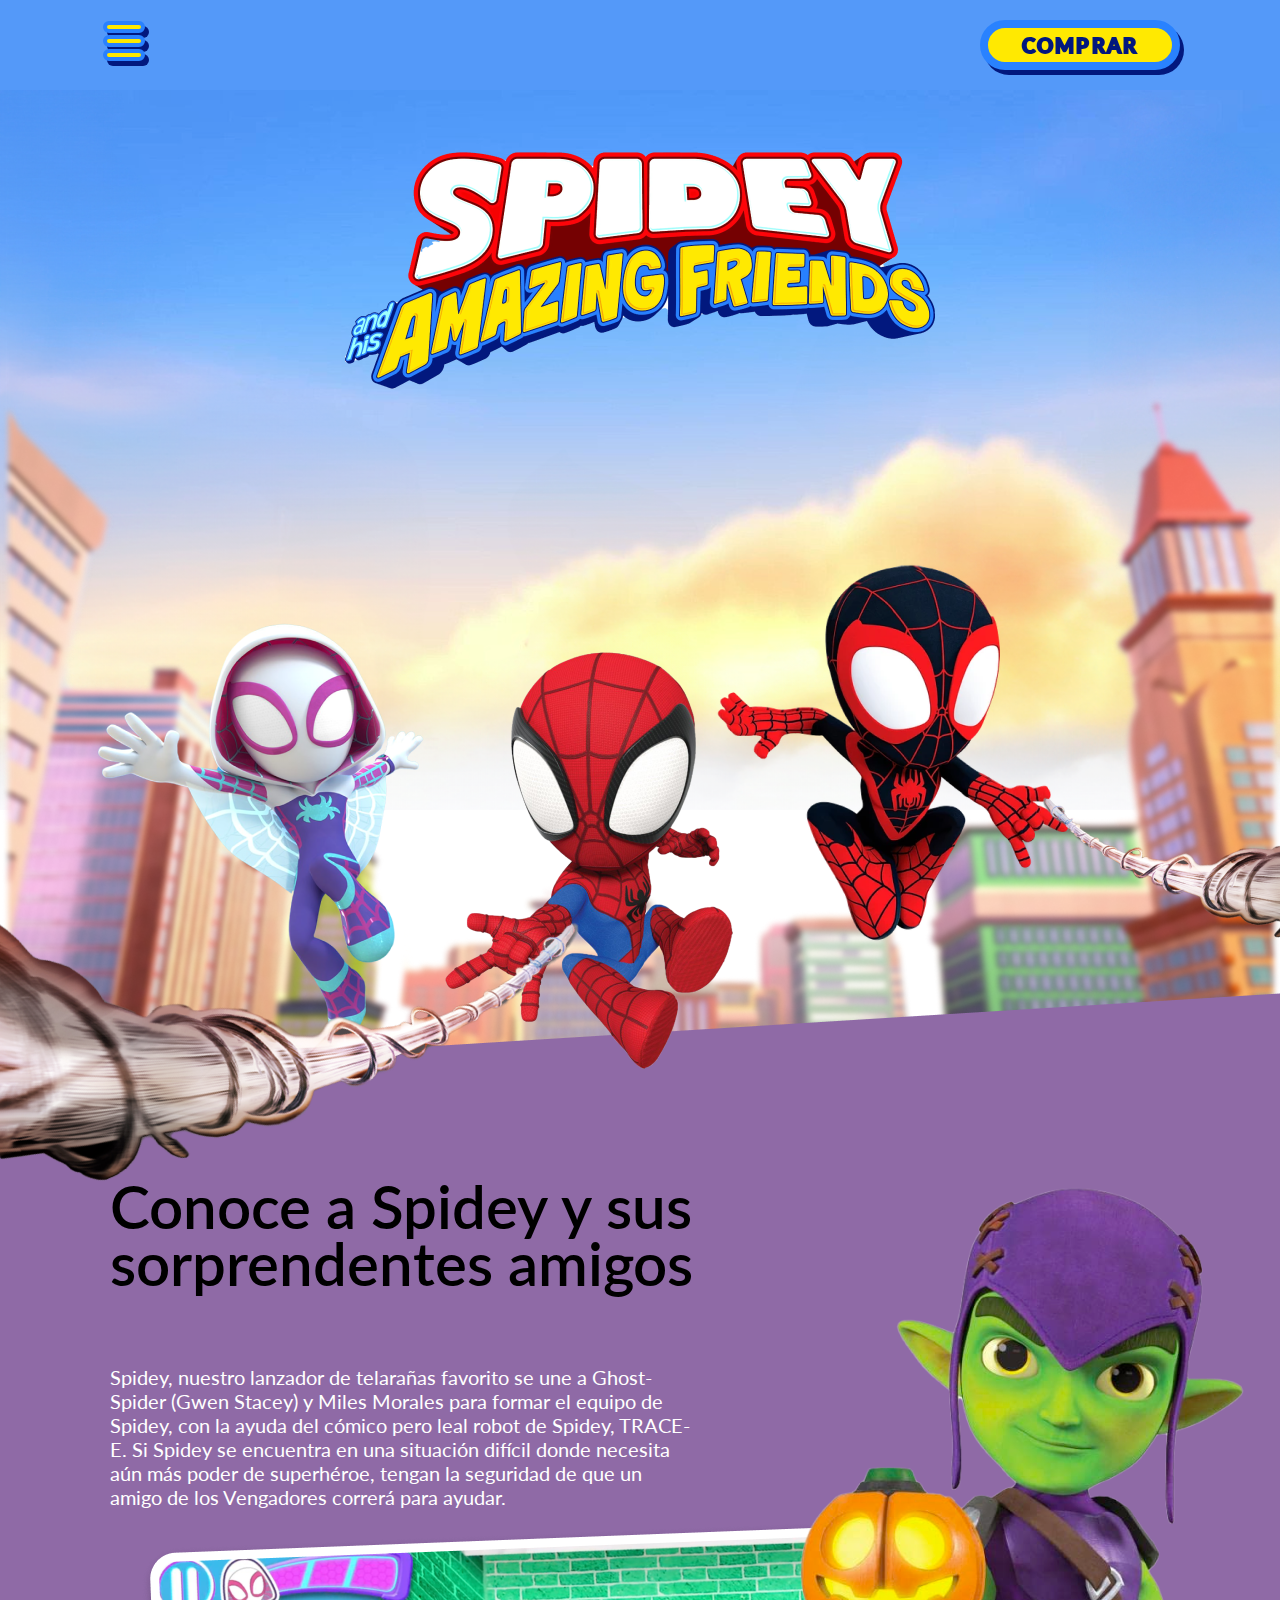
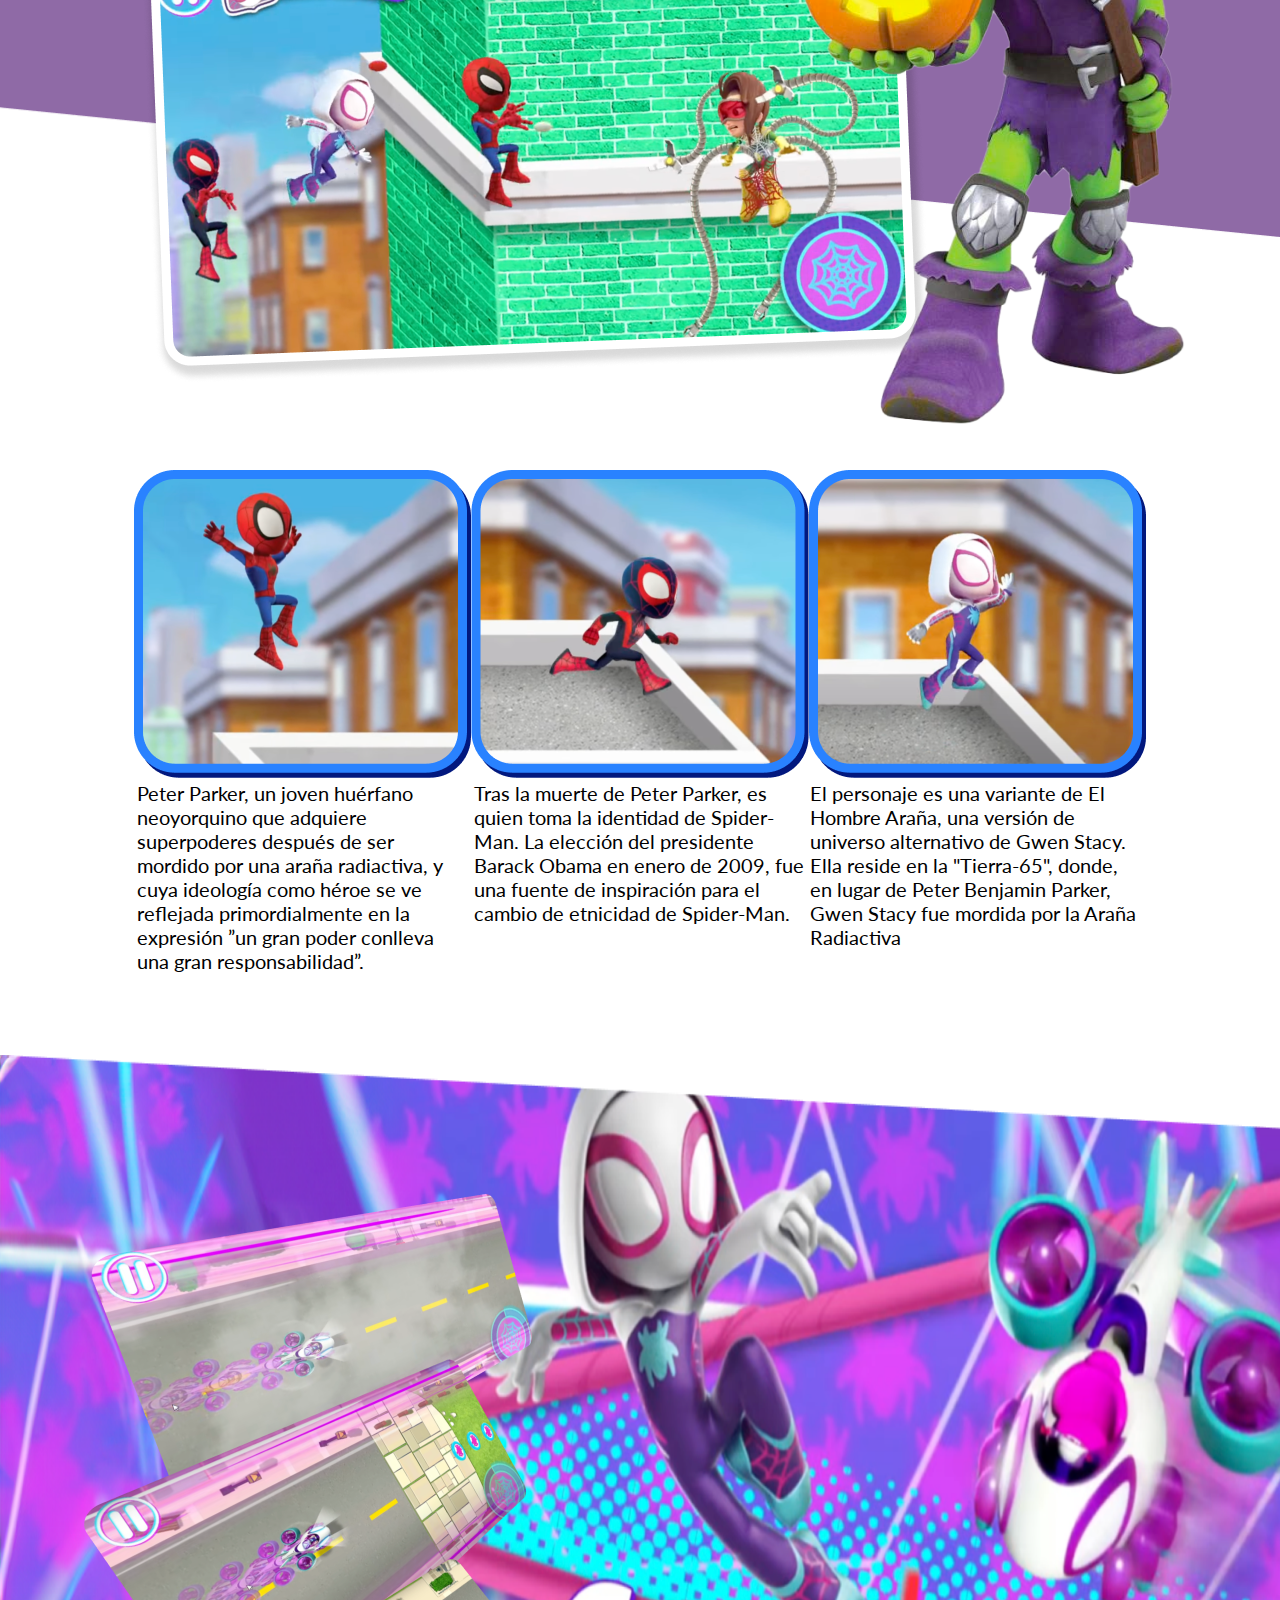
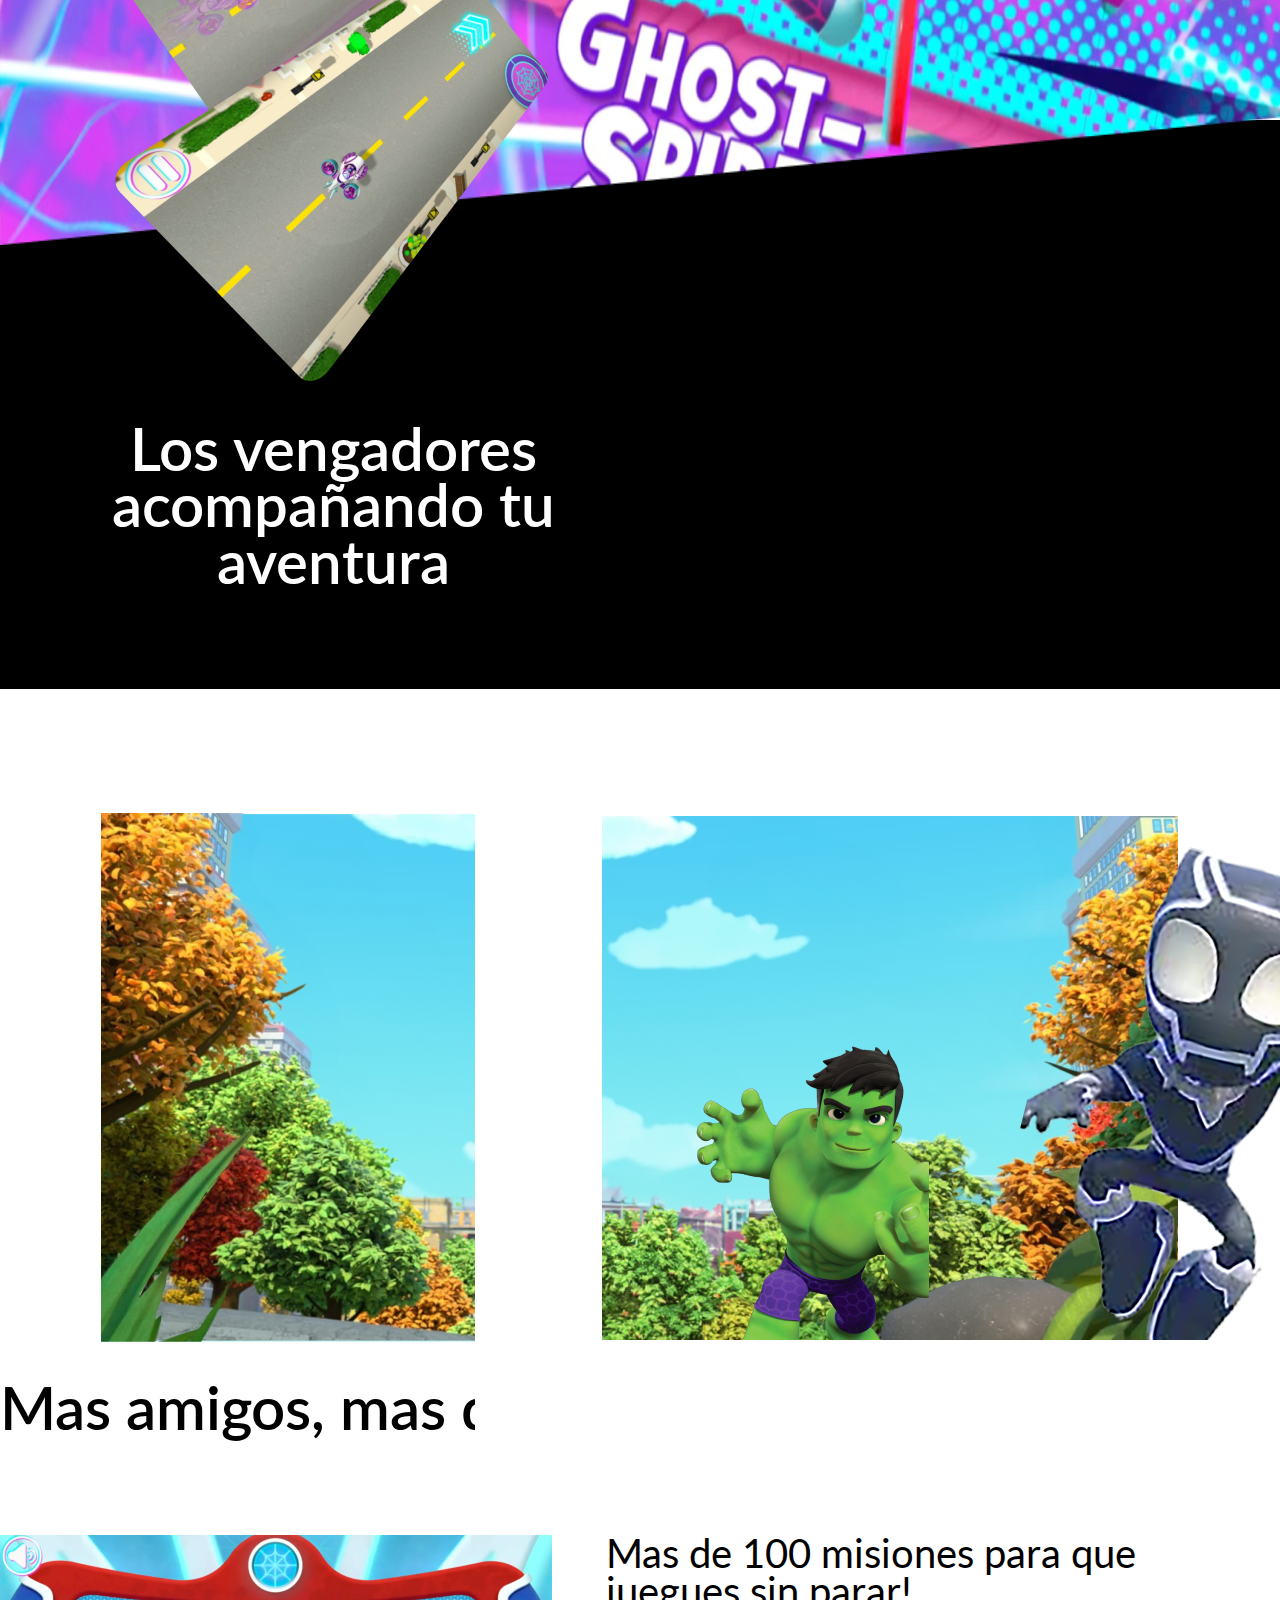
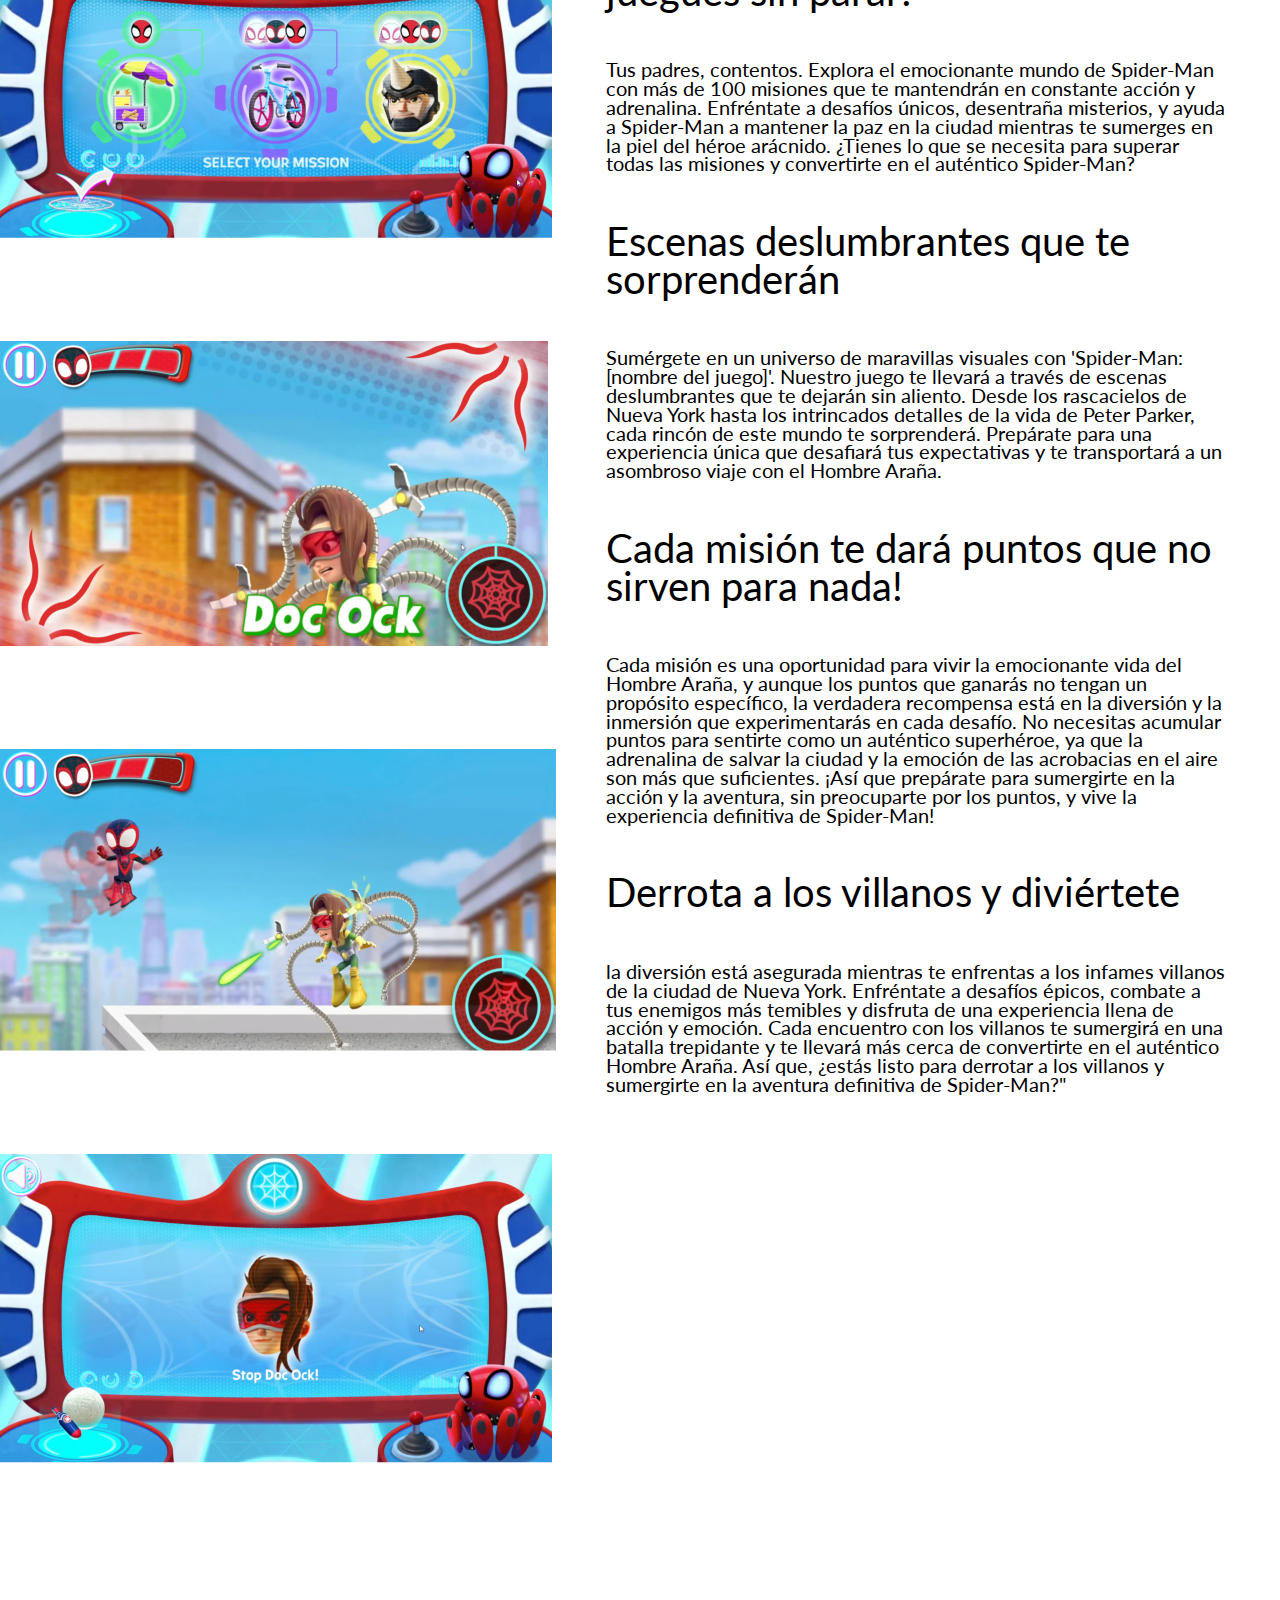
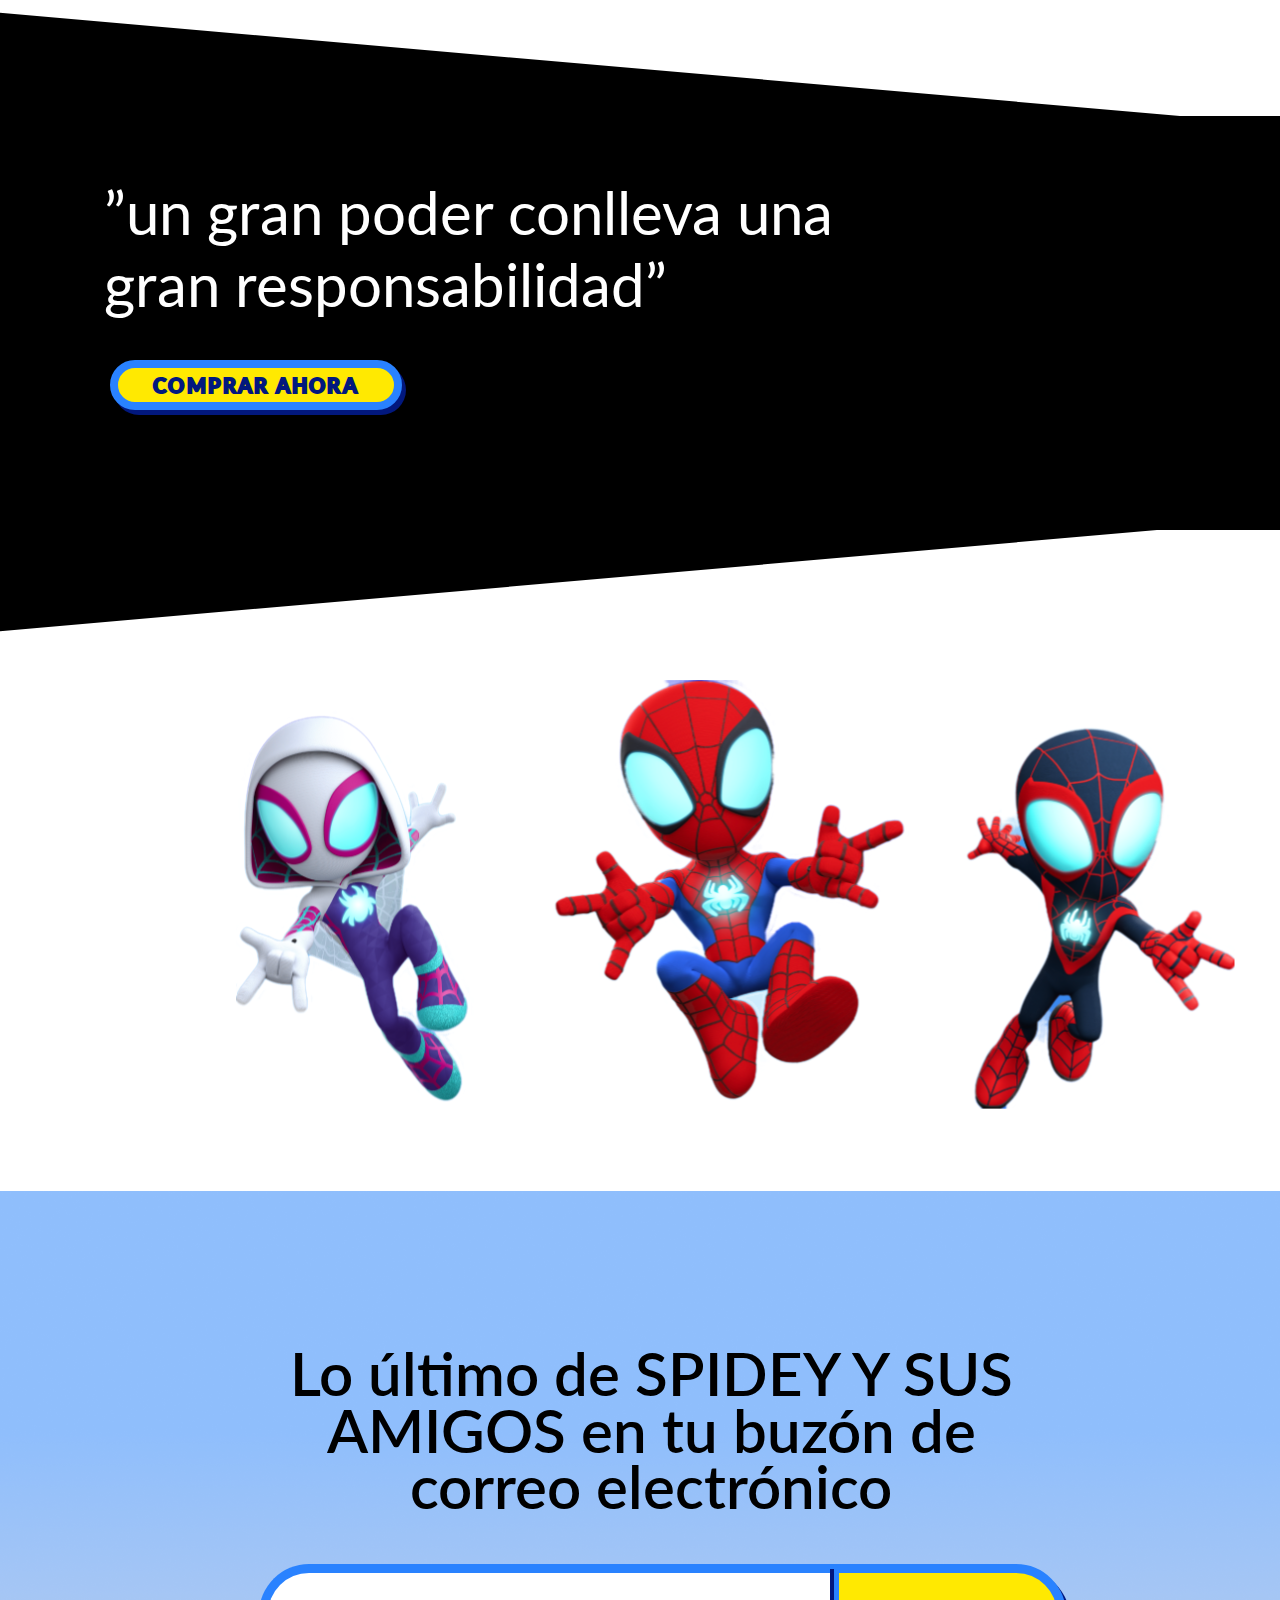
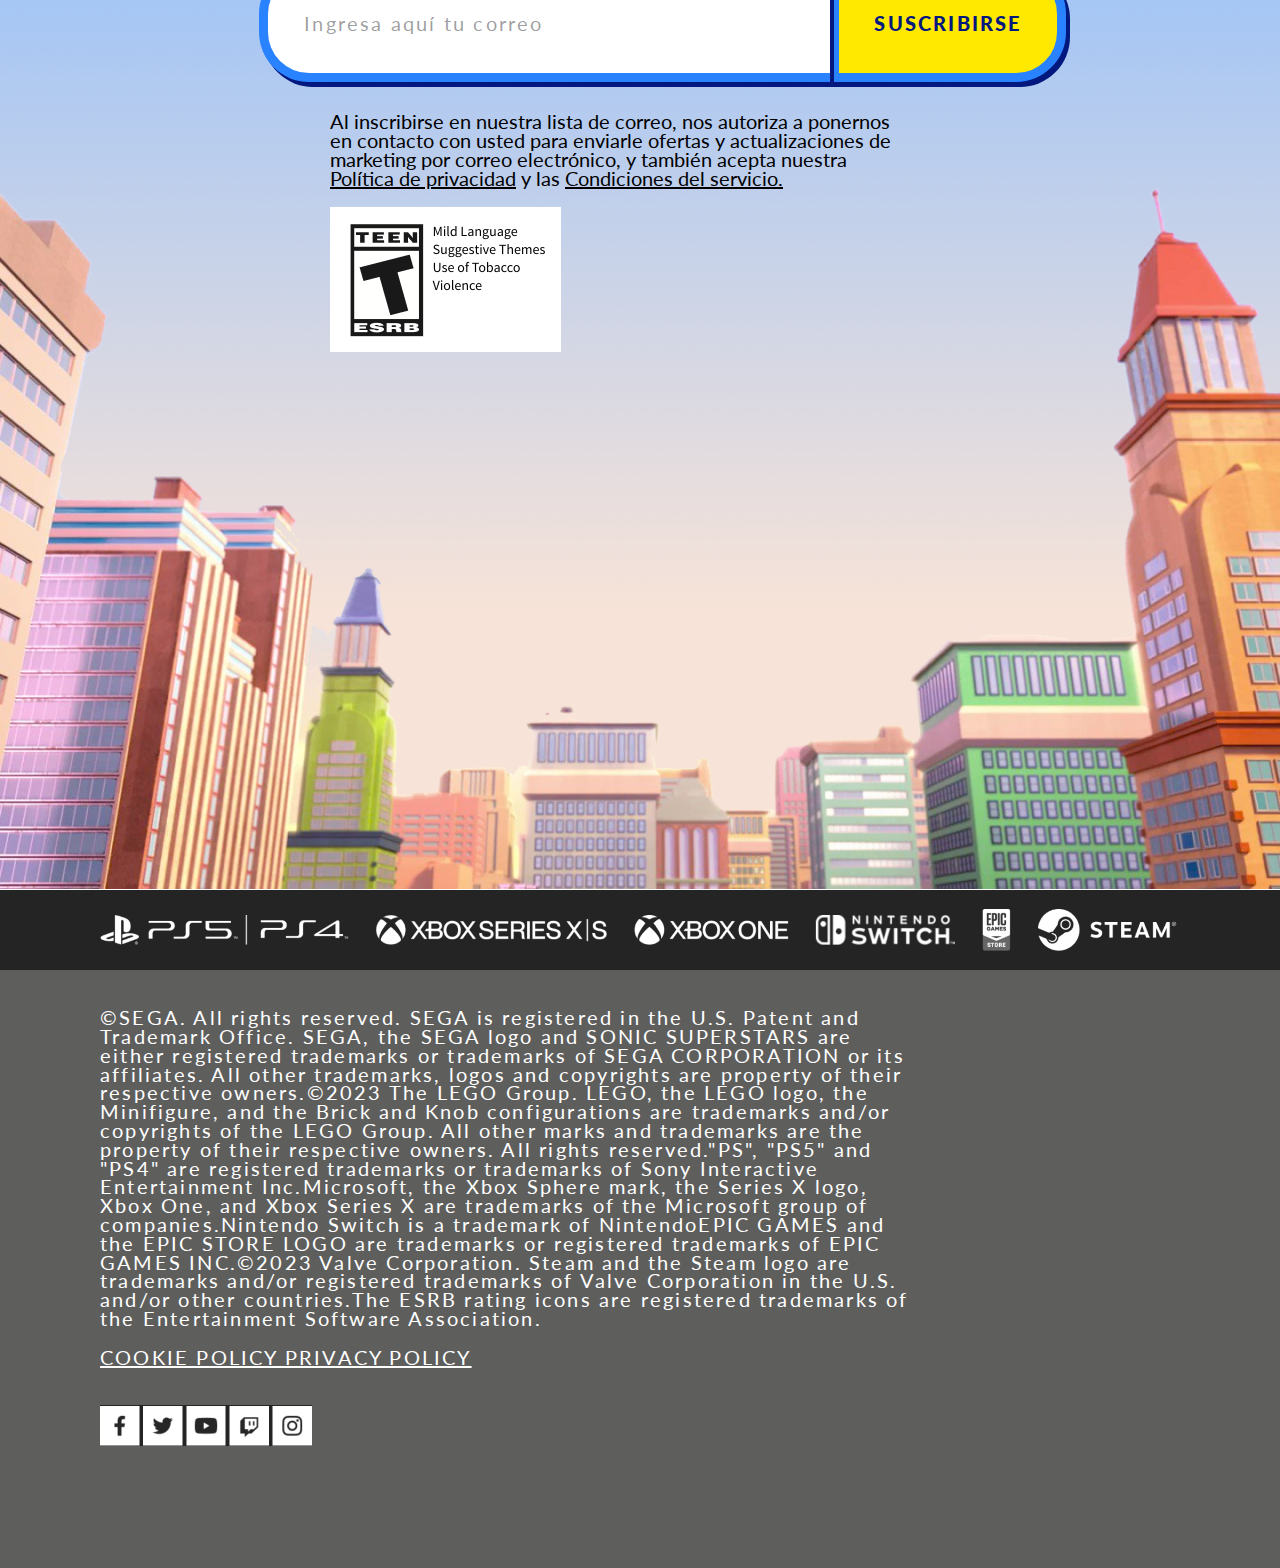
<file: tpAnalia/index.html>
<!DOCTYPE html>
<html lang="en">
  <head>
    <meta charset="UTF-8" />
    <meta name="viewport" content="width=device-width, initial-scale=1.0" />
    <title>Index</title>
    <link rel="stylesheet" href="css/style.css" />
    <link rel="preconnect" href="https://fonts.googleapis.com" />
    <link rel="preconnect" href="https://fonts.gstatic.com" crossorigin />
    <link
      href="https://fonts.googleapis.com/css2?family=Lato:wght@300;400&display=swap"
      rel="stylesheet" />
  </head>

  <body>
    <header class="sticky">
      <div class="menu sticky">
        <div class="barritaMenu"></div>
        <div class="barritaMenu"></div>
        <div class="barritaMenu"></div>
      </div>

      <div class="sticky"><button class="btnComprar">COMPRAR</button></div>
    </header>

    <div class="container1280">
      <div id="logo" class="logo sticky">
        <img src="img/logo.png" alt="logo" />
      </div>

      <div class="fondoNubes">
        <img src="img/fondoConNubes.png" alt="fondoConNubes" />
      </div>

      <div class="edificios">
        <div>
          <img src="img/edifIzquierda.png" alt="edificioIzquierda" />
        </div>
        <div>
          <img src="img/edificioCentro.png" alt="edificioCentro" />
        </div>
        <div>
          <img src="img/edifDerecha.png" alt="edificioDerecha" />
        </div>
      </div>

      <div class="spidermansPortada elastico">
        <div class="spideyBlanco">
          <img
            src="img/spidermanBlancoPortada.png"
            alt="spidermanBlancoPortada" />
        </div>
        <div class="spideyNormal">
          <img
            src="img/spidermanNormalPortada.png"
            alt="spidermanNormalPortada" />
        </div>
        <div class="spideyNegro">
          <img
            src="img/spidermanNegroPortada.png"
            alt="spidermanNegroPortada" />
        </div>
      </div>

      <div class="telarañas">
        <div class="telaIzquierda">
          <img src="img/telaIzquierda.png" alt="telaIzquierda" />
        </div>
        <div class="telaDerecha">
          <img src="img/telaDerecha.png" alt="telaDerecha" />
        </div>
      </div>

      <div class="elastico fondoContenedorDuendeVerde">
        <!--PUEDO SACAR LA IMAGEN Y DEJAR EL COLOR DE FONDO, ENCONTRARLE LA FORMA DE DARLE LA CURVA-->
        <div class="elastico rectanguloVioleta">
          <img src="img/rectanguloVioleta.png" alt="rectanguloVioleta" />

          <div class="fijo recVioletaContenido">
            <div class="fijo imgEdificioYTexto">
              <h2 class="fijo">Conoce a Spidey y sus sorprendentes amigos</h2>
              <p class="fijo">
                Spidey, nuestro lanzador de telarañas favorito se une a
                Ghost-Spider (Gwen Stacey) y Miles Morales para formar el equipo
                de Spidey, con la ayuda del cómico pero leal robot de Spidey,
                TRACE-E. Si Spidey se encuentra en una situación difícil donde
                necesita aún más poder de superhéroe, tengan la seguridad de que
                un amigo de los Vengadores correrá para ayudar.
              </p>

              <div class="fijo edifVerde">
                <img
                  src="img/juegoEdificioVerdeAtras.png"
                  alt="juegoEdificioVerdeAtras" />
              </div>
            </div>
            <div class="fijo duendeCalabaza">
              <img
                src="img/duendeVerdeCalabaza.png"
                alt="duendeVerdeCalabaza" />
            </div>
          </div>
        </div>
      </div>

      <!--ESTO SE TIENE QUE MANTENER FIJO-->
      <div class="fijo contenedorRecuadros">
        <div class="spidermansRecuadros">
          <div><img src="img/imagenCuadradaSpidermanNormal.png" alt="" /></div>
          <div><img src="img/imagenCuadradaSpidermanNegro.png" alt="" /></div>
          <div><img src="img/imagenCuadradaSpidermanBlanco.png" alt="" /></div>
        </div>

        <div class="spidermansRecuadrosTexto">
          <div>
            <p>
              Peter Parker, un joven huérfano neoyorquino que adquiere
              superpoderes después de ser mordido por una araña radiactiva, y
              cuya ideología como héroe se ve reflejada primordialmente en la
              expresión ”un gran poder conlleva una gran responsabilidad”.
            </p>
          </div>
          <div>
            <p>
              Tras la muerte de Peter Parker, es quien toma la identidad de
              Spider-Man. La elección del presidente Barack Obama en enero de
              2009, fue una fuente de inspiración para el cambio de etnicidad de
              Spider-Man.
            </p>
          </div>
          <div>
            <p>
              El personaje es una variante de El Hombre Araña, una versión de
              universo alternativo de Gwen Stacy. Ella reside en la "Tierra-65",
              donde, en lugar de Peter Benjamin Parker, Gwen Stacy fue mordida
              por la Araña Radiactiva
            </p>
          </div>
        </div>
      </div>
      <div>
        <div class="elastico rectanguloSpidermanBlanco">
          <img
            src="img/rectanguloSpidermanBlanco.png"
            alt="rectanguloSpidermanBlanco" />
        </div>

        <!--IMAGENES DE RUTAS QUE VAN A IR SOBRE EL SPIDERMAN BLANCO-->
        <div>
          <div class="ruta1"><img src="img/ruta1.png" alt="" /></div>
          <div class="ruta2"><img src="img/ruta2.png" alt="" /></div>
          <div class="ruta3"><img src="img/ruta3.png" alt="" /></div>
        </div>
      </div>

      <div class="elastico fondoContenedorVengadores">
        <div class="contenedorVengadores">
          <h2 class="tituloVengadores">
            Los vengadores acompañando tu aventura
          </h2>
          <div class="nubesVengadores">
            <img src="img/nubesVengadores.png" alt="" />
          </div>
          <div class="hojasVengadores">
            <img src="img/hojasVengadores.png" alt="" />
          </div>
          <div class="arbolesVengadores">
            <img src="img/arbolesVengadores.png" alt="" />
          </div>
        </div>
      </div>
      <div id="parallax" class="vengadores">
        <div class="layer layer-1"></div>
        <div class="layer layer-2"></div>
        <div class="layer layer-3"></div>
        <div id="marco"></div>
      </div>

      <div class="fijo contenedorTextoCambiante">
        <h2 class="tituloSeccionImgConTexto">Mas amigos, mas diversion!</h2>
        <div class="seccion-imagenes-con-texto">
          <div class="seccion-img">
            <div>
              <img src="img/imagenConTexto1.png" alt="imagenConTexto1" />
            </div>

            <div>
              <img src="img/imagenConTexto2.png" alt="imagenConTexto2" />
            </div>

            <div>
              <img src="img/imagenConTexto3.png" alt="imagenConTexto3" />
            </div>

            <div>
              <img src="img/imagenConTexto4.png" alt="imagenConTexto4" />
            </div>
          </div>

          <div class="textoCambiante">
            <h3>Mas de 100 misiones para que juegues sin parar!</h3>
            <p>
              Tus padres, contentos. Explora el emocionante mundo de Spider-Man
              con más de 100 misiones que te mantendrán en constante acción y
              adrenalina. Enfréntate a desafíos únicos, desentraña misterios, y
              ayuda a Spider-Man a mantener la paz en la ciudad mientras te
              sumerges en la piel del héroe arácnido. ¿Tienes lo que se necesita
              para superar todas las misiones y convertirte en el auténtico
              Spider-Man?
            </p>

            <h3>Escenas deslumbrantes que te sorprenderán</h3>
            <p>
              Sumérgete en un universo de maravillas visuales con 'Spider-Man:
              [nombre del juego]'. Nuestro juego te llevará a través de escenas
              deslumbrantes que te dejarán sin aliento. Desde los rascacielos de
              Nueva York hasta los intrincados detalles de la vida de Peter
              Parker, cada rincón de este mundo te sorprenderá. Prepárate para
              una experiencia única que desafiará tus expectativas y te
              transportará a un asombroso viaje con el Hombre Araña.
            </p>

            <h3>Cada misión te dará puntos que no sirven para nada!</h3>
            <p>
              Cada misión es una oportunidad para vivir la emocionante vida del
              Hombre Araña, y aunque los puntos que ganarás no tengan un
              propósito específico, la verdadera recompensa está en la diversión
              y la inmersión que experimentarás en cada desafío. No necesitas
              acumular puntos para sentirte como un auténtico superhéroe, ya que
              la adrenalina de salvar la ciudad y la emoción de las acrobacias
              en el aire son más que suficientes. ¡Así que prepárate para
              sumergirte en la acción y la aventura, sin preocuparte por los
              puntos, y vive la experiencia definitiva de Spider-Man!
            </p>
            <h3>Derrota a los villanos y diviértete</h3>
            <p>
              la diversión está asegurada mientras te enfrentas a los infames
              villanos de la ciudad de Nueva York. Enfréntate a desafíos épicos,
              combate a tus enemigos más temibles y disfruta de una experiencia
              llena de acción y emoción. Cada encuentro con los villanos te
              sumergirá en una batalla trepidante y te llevará más cerca de
              convertirte en el auténtico Hombre Araña. Así que, ¿estás listo
              para derrotar a los villanos y sumergirte en la aventura
              definitiva de Spider-Man?"
            </p>
          </div>
        </div>
      </div>

      <div class="elastico fondoContenedorParrafoYBoton">
        <div class="fijo contenedorParrafoYBoton">
          <div class="separador2"></div>
          <p>”un gran poder conlleva una gran responsabilidad”</p>
          <button>COMPRAR AHORA</button>
          <div class="separador3"></div>
        </div>
      </div>

      <!--ACA COLOCO LOS 3 SPIDERMANS DENTRO DE RECTANGULO BLANCO-->
      <div class="contenedorSpidermans">
        <div class="los3Spidermans">
          <div>
            <img
              src="img/spidermanBlancoRecBlanco.png"
              alt="spidermanBlancoRecBlanco" />
          </div>
          <div>
            <img
              src="img/spidermanNormalRecBlanco.png"
              alt="spidermanNormalRecBlanco" />
          </div>
          <div>
            <img
              src="img/spidermanNegroRecBlanco.png"
              alt="spidermanNegroRecBlanco" />
          </div>
        </div>
      </div>

      <div class="fondoCieloInferior">
        <img src="img/fondoArribaFooter.png" alt="fondoArribaFooter" />

        <!--SECCION CORREO Y SUSCRIPCION-->
        <div class="fijo suscripcion">
          <div class="tituloCorreoElectronico">
            <h2>
              Lo último de SPIDEY Y SUS AMIGOS en tu buzón de correo electrónico
            </h2>
          </div>
          <div class="fijo contenedorBuscador">
            <div class="fijo buscadorIzquierda">
              <p>Ingresa aquí tu correo</p>
            </div>
            <div class="buscadorDerecha">
              <p>SUSCRIBIRSE</p>
            </div>
          </div>
          <div class="fijo parrafoCorreo">
            <p>
              Al inscribirse en nuestra lista de correo, nos autoriza a ponernos
              en contacto con usted para enviarle ofertas y actualizaciones de
              marketing por correo electrónico, y también acepta nuestra
              <span>Política de privacidad</span> y las
              <span>Condiciones del servicio.</span>
            </p>
          </div>

          <div class="teen">
            <img src="img/teen.png" alt="" />
          </div>
        </div>

        <div class="fondoEdificiosInferior">
          <img
            src="img/fondoArribaFooterEdificios.png"
            alt="fondoArribaFooterEdificios" />
        </div>
      </div>
      <footer class="elastico">
        <div class="elastico lineaSuperiorFooter">
          <div class="fijo">
            <img
              src="img/publicidadSobreLineaSuperiorFooter.png"
              alt="publicidadSobreLineaSuperiorFooter" />
          </div>
        </div>

        <!-- El fondo gris no es necesario ponerle la imagen, le pongo el color de fondo y es mas facil para ubicar el parrafo y las redes-->
        <div class="elastico footerFondoGris">
          <div class="fijo textoFooter">
            <p class="p1">
              ©SEGA. All rights reserved. SEGA is registered in the U.S. Patent
              and Trademark Office. SEGA, the SEGA logo and SONIC SUPERSTARS are
              either registered trademarks or trademarks of SEGA CORPORATION or
              its affiliates. All other trademarks, logos and copyrights are
              property of their respective owners.©2023 The LEGO Group. LEGO,
              the LEGO logo, the Minifigure, and the Brick and Knob
              configurations are trademarks and/or copyrights of the LEGO Group.
              All other marks and trademarks are the property of their
              respective owners. All rights reserved."PS", "PS5" and "PS4" are
              registered trademarks or trademarks of Sony Interactive
              Entertainment Inc.Microsoft, the Xbox Sphere mark, the Series X
              logo, Xbox One, and Xbox Series X are trademarks of the Microsoft
              group of companies.Nintendo Switch is a trademark of NintendoEPIC
              GAMES and the EPIC STORE LOGO are trademarks or registered
              trademarks of EPIC GAMES INC.©2023 Valve Corporation. Steam and
              the Steam logo are trademarks and/or registered trademarks of
              Valve Corporation in the U.S. and/or other countries.The ESRB
              rating icons are registered trademarks of the Entertainment
              Software Association.
            </p>
            <p class="p2">COOKIE POLICY PRIVACY POLICY</p>

            <div class="fijo">
              <img src="img/redesFooter.png" alt="redesFooter" />
            </div>
          </div>
        </div>
      </footer>
    </div>
    <script src="js/js.js"></script>
  </body>
</html>
</file>
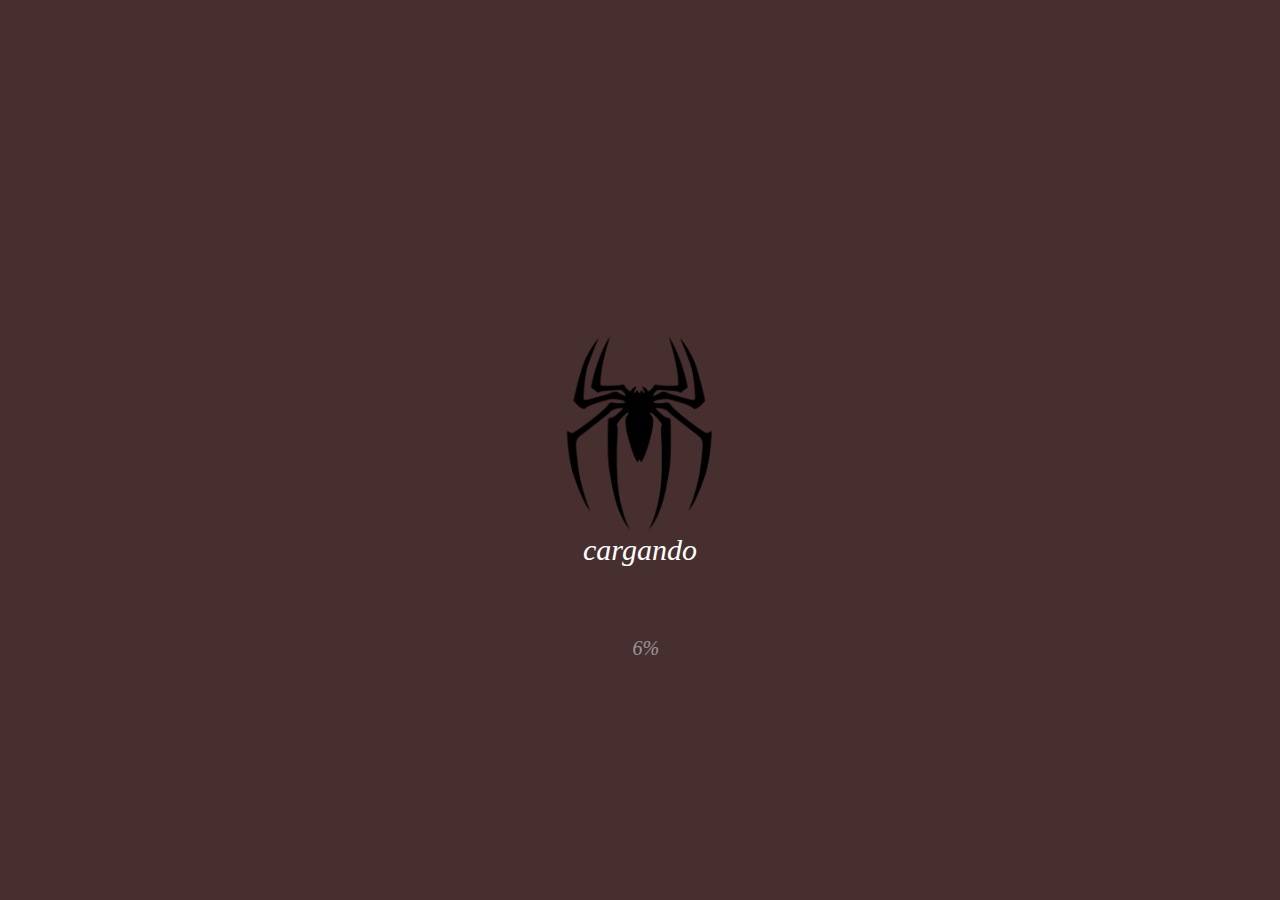
<file: tpAnalia/loader.html>
<!DOCTYPE html>
<html lang="en">
  <head>
    <meta charset="UTF-8" />
    <meta name="viewport" content="width=device-width, initial-scale=1.0" />
    <title>Document</title>
    <link rel="stylesheet" href="css/style.css" />
  </head>
  <body id="body-loader">
    <div id="loader">
      <div><img src="loading.png" /></div>
      <div>
        <p>cargando</p>
        <div class="percent">100%</div>
      </div>
    </div>
    <div id="loading"></div>
    <script src="js/loader.js"></script>
  </body>
</html>
</file>
<file: tpAnalia/css/style.css>
* {
  margin: 0;
  padding: 0;
  text-decoration: none;
  list-style: none;
  font-family: "Lato", sans-serif;
  /*background-color:#5499F8;*/
}

.container1280 {
  display: flex;
  flex-direction: column;
  align-items: center;
  overflow: hidden;
}

.elastico {
  width: 100%;
  display: block; /*para que cubra todo el ancho de la pantalla*/
}

.fijo {
  margin: auto;
  position: relative;
  /*PARA PODER COLOCAR IMAGENES SOBRE LOS CONTENEDORES*/
}

/*HEADER*/

header {
  margin: auto;
  display: flex;
  flex-wrap: wrap;
  justify-content: space-between;
  padding: 20px 0;
  background-color: #5499f9;
  z-index: 8;
}

/*HICE LA BARRITA A MANO*/
.menu {
  display: flex;
  flex-direction: column;
  justify-content: flex-start;
  margin: 0px 0px 0px 8%;
  padding: 0px;
  border: 0px;
}

.barritaMenu {
  height: 4px;
  width: 34px;
  margin: 1px;
  background-color: #ffe901;
  border: 4px solid #2981ff;
  border-radius: 10px;
  box-shadow: 4px 5px 0px 0px #02187e;
  transition: all 0.5s;
  transform-origin: left;
}

.menu:hover div:first-child {
  transform: rotate(45deg);
  box-shadow: 0px 0px 0px 0px #02187e; /*LE SACAMOS LA SOMBRA PARA QUE SE NOTE MEJOR LA CRUZ!!*/
}

.menu:hover div:nth-child(2) {
  opacity: 0;
}

.menu:hover div:last-child {
  transform: rotate(-42deg);
  box-shadow: 0px 0px 0px 0px #02187e; /*LE SACAMOS LA SOMBRA PARA QUE SE NOTE MEJOR LA CRUZ!!*/
}

.btnComprar {
  width: 200px;
  height: 50px;
  flex-shrink: 0;
  border-radius: 111px;
  border: 8px solid #2982ff;
  background: #ffe901;
  /* Drop Shadow */
  box-shadow: 4px 5px 0px 0px #02187e;
  color: #02187e;
  font-family: Lato;
  font-size: 20px;
  font-style: normal;
  font-weight: 900;
  line-height: 94.5%;
  /* 18.9px */
  letter-spacing: 2.2px;
  margin: 0px 100px 0px 0px;
  -webkit-text-stroke: 2px;
}

.sticky {
  position: sticky;
  top: 0px;
  /*DONDE LO VOY A PEGAR, OSEA DESDE EL INICIO*/
}

.logo {
  background-color: transparent;
  z-index: 9;
  /*EL LOGO TIENE MAYOR Z-INDEX PORQUE SIEMPRE TIENE QUE ESTAR ARRIBA*/
  position: absolute;
  /*PARA COLOCARLO ARRIBA DE LAS NUBES*/
  top: 120px;
}

#logo.pequeño {
  position: fixed; /* SOLUCIONAR ESTO!!!!*/
  transform: scale(
    0.3
  ); /* Cambia el valor según lo que desees, 0.5 es solo un ejemplo */
  transform-origin: top left; /* Ajusta el origen de la transformación según tus necesidades */
  top: 0px;
  left: 45%;
}

.fondoNubes {
  width: 100%;
  position: relative;
}

.fondoNubes img {
  width: 100%;
  height: 720px; /*LE DEJAMOS SU ALTURA ORIGINAL*/
  margin-top: 0px;
}

.edificios {
  display: flex;
  position: relative;
  top: -420px;
  justify-content: center;
  align-items: baseline;
  /*Los alineo*/
  z-index: 1;
}

.edificios img {
  width: 100%;
  height: auto;
  display: block;
}

.spidermansPortada {
  display: flex;
  justify-content: center;
  z-index: 2;
  position: relative;
}

.spideyBlanco {
  position: relative;
  top: -870px;
  left: 50px;
}

.spideyNormal {
  position: relative;
  top: -870px;
  left: 10px;
}

.spideyNegro {
  position: relative;
  top: -930px;
  left: -150px;
}

.telarañas {
  display: flex;
  z-index: 3;
  position: relative;
}

.telaIzquierda {
  position: relative;
  top: -1367px;
  left: -185px;
}

.telaDerecha {
  position: relative;
  top: -1350px;
  left: 230px;
}

.telaIzquierda img,
.telaDerecha img {
  width: 100%;
  height: auto;
  display: block;
}

.spidermansRecuadrosTexto div p {
  width: 333px;
  height: 218px;
  flex-shrink: 0;
  color: #000;

  font-family: Lato;
  font-size: 20px;
  font-style: normal;
  font-weight: 400;
  line-height: normal;
}

/*CHEQUEAR COMO MANTENER FIJO ALGO CON POSICION ABSOLUTA*/

.rectanguloVioleta {
  position: relative;
  top: -1630px;
  z-index: 1;
}

.rectanguloVioleta img {
  width: 100%;
  height: 844px;
}

.recVioletaContenido {
  display: flex;
  position: absolute;
  top: 16%;
  left: 8.6%;
}
.edifVerde img {
  width: auto;
  height: auto;
}

.duendeCalabaza {
  position: absolute;
  top: 20px;
  /*PREGUNTAR SI ESTA BIEN POSICIONAR EN NEGATIVO*/
  left: 630px;
}

/*HAGO ESTO PORQUE SINO SE AGRANDA DEMASIADO*/
.duendeCalabaza img {
  width: auto;
  height: auto;
}

/*ACA JUNTAMOS TITULO, PARRAFO E IMAGEN EDIFICIO*/
.imgEdificioYTexto {
  display: flex;
  flex-direction: column;
}

.imgEdificioYTexto p {
  width: 586px;
  height: 154px;
  flex-shrink: 0;
  color: #fff;
  padding-top: 24px;
  margin-left: 0px;

  font-family: Lato;
  font-size: 20px;
  font-style: normal;
  font-weight: 400;
  line-height: normal;
}

.imgEdificioYTexto h2 {
  width: 646px;
  color: #fff;
  font-family: Lato;
  font-size: 60px;
  font-style: normal;
  font-weight: 600;
  line-height: 94.5%;
  /* 56.7px */
  margin-left: 0px;
}

/*RECUADROS SPIDERMANS*/

.contenedorRecuadros {
  height: 1085px;
  margin-top: -1400px;
}

.spidermansRecuadros {
  display: flex;
  justify-content: space-evenly;
  /*Modificar*/
}
.spidermansRecuadros img {
  width: auto;
  height: auto;
}

.spidermansRecuadrosTexto {
  display: flex;
  justify-content: space-evenly;
}

/*RUTAS*/

.rectanguloSpidermanBlanco img {
  width: 100%;
  height: 790px; /*Tuve que ponerle el tamaño exacto a la img*/
  margin: -200px; /*DUDA QUEDO AHI PORQUE SE DIO*/
}

.rectanguloSpidermanBlanco {
  position: relative;
  top: -300px;
  left: 200px;
  display: block;
}

.ruta1 {
  position: relative;
  top: -820px;
  left: 50px;
  &:hover {
    transform: scale(1.2);
    transition: 1s;
  }
}

.ruta2 {
  position: relative;
  top: -1120px;
  left: 40px;
  &:hover {
    transform: scale(1.2);
    transition: 1s;
  }
}

.ruta3 {
  position: relative;
  top: -1470px;
  left: 70px;
  &:hover {
    transform: scale(1.2);
    transition: 1s;
  }
}

/*VENGADORES*/

.fondoContenedorVengadores {
  background-color: black;
  margin-top: -1800px;
  height: 569px;

  /*TENGO QUE DARLE LA CURVA ABAJO*/
}

.contenedorVengadores {
  display: flex;
  flex-direction: column;
  justify-content: center;
  text-align: center;
}

.tituloVengadores {
  width: 667px;
  padding-top: 150px;
  color: #fff;
  font-family: Lato;
  font-size: 60px;
  font-style: normal;
  font-weight: 600;
  line-height: 94.5%;
  margin-top: 150px;
  /* 56.7px */
}

.nubesVengadores {
  z-index: 3;
  position: relative;
  margin-top: 225px;
}

.hojasVengadores {
  z-index: 5;
  position: relative;
  top: -531px;
}

.arbolesVengadores {
  z-index: 4;
  position: relative;
  top: -1050px;
  margin-top: -13px;
}

#parallax {
  position: relative;
  width: 100%;
  height: 60vh;

  z-index: 6;
  background-repeat: no-repeat;
}

.layer-1 {
  position: absolute;
  top: 285px;
  left: 601px;
  width: 328px;
  height: 400px;
  pointer-events: none;
  z-index: 6;
  background-repeat: no-repeat;
  background-image: url("../img/hulk.png");
}

.layer-2 {
  position: absolute;
  bottom: 0;
  top: 122px;
  left: 967px;
  width: 400px;
  height: 564px;
  pointer-events: none;
  z-index: 6;
  background-repeat: no-repeat;
  background-image: url("../img/pumaNegro.png");
}

.layer-3 {
  position: absolute;
  top: 115px;
  left: 1326px;
  width: 400px;
  height: 624px;
  pointer-events: none;
  z-index: 6;
  background-repeat: no-repeat;
  background-image: url("../img/elastica.png");
}

#marco {
  position: absolute;
  z-index: 10;
  background-color: #0000;
  border: #fff solid 127px;
  padding: 262px 530px;
  left: 475px;
}



.mujerElastica {
  z-index: 6;
}

.pumaNegro {
  z-index: 6;
}

.hulk {
  z-index: 6;
}

.contenedorTextoCambiante {
  margin-bottom: 200px;
}

.tituloSeccionImgConTexto {
  padding-top: 100px;
}

.separador2 {
  position: relative;
  top: 0;
  left: -100px;
  width: 1280px;
  height: 150px;
  background: #000000;
  z-index: -1;
  transform: skewY(5deg);
  transform-origin: top right;
}

.separador3 {
  position: relative;
  top: 110px;
  left: 0;
  margin-left: -100px;
  width: 1280px;
  height: 120px;
  background: #000000;
  transform: skewY(-5deg);
  transform-origin: top left;
  z-index: -1;
}

/*EL CONTENEDOR ES ELASTICO LO DE ADENTRO ES FIJO*/
.fondoContenedorParrafoYBoton {
  background-color: black;
}

.contenedorParrafoYBoton p {
  color: #fff;
  font-family: Lato;
  font-size: 60px;
  font-style: normal;
  font-weight: 400;
  line-height: normal;
  padding-left: 8.1%;
  padding-right: 28.1%;
  margin-top: -90px;
}

.contenedorParrafoYBoton button {
  border-radius: 111px;
  border: 8px solid var(--2982-ff, #2982ff);
  background: #ffe901;
  width: 292px;
  height: 50px;
  /* Drop Shadow */
  box-shadow: 4px 5px 0px 0px #02187e;

  /* Tipografia*/
  color: #02187e;
  font-family: Lato;
  font-size: 20px;
  font-style: normal;
  font-weight: 900;
  line-height: 94.5%;
  /* 18.9px */
  letter-spacing: 2.2px;
  margin-left: 110px;
  margin-top: 40px;
  -webkit-text-stroke: 2px;
}

/*IMAGENES CON TEXTO*/

.seccion-imagenes-con-texto {
  display: flex;
  padding-top: 00px;
}

.seccion-img img {
  padding-top: 50px;
  padding-bottom: 50px;
}

.textoCambiante p {
  padding-top: 50px;
  padding-bottom: 50px;
}

/*titulo mas amigos, mas diversion*/
.fijo h2 {
  width: 802px;
  color: #000;
  font-family: Lato;
  font-size: 60px;
  font-style: normal;
  font-weight: 600;
  line-height: 94.5%;
  /* 56.7px */
  margin: 50px;
  margin-left: 0px;
}

.textoCambiante {
  padding: 50px;
}

.textoCambiante h3 {
  color: #000;
  font-family: Lato;
  font-size: 40px;
  font-style: normal;
  font-weight: 400;
  line-height: 94.5%;
  /* 37.8px */
}

.textoCambiante p {
  color: #000;
  font-family: Lato;
  font-size: 20px;
  font-style: normal;
  font-weight: 400;
  line-height: 94.5%;
  /* 18.9px */
}

.contenedorSpidermans {
  position: relative;
}

.los3Spidermans {
  position: relative;
  padding-top: 150px;
  padding-bottom: 50px;
  display: flex;
  padding-left: 190px;
  align-items: center;
}

.tituloCorreoElectronico {
  width: 816px;
  color: #000;
  text-align: center;
  font-family: Lato;
  font-size: 60px;
  font-style: normal;
  font-weight: 600;
  line-height: 94.5%;
  /* 56.7px */
  margin-left: 250px;
}

.contenedorBuscador {
  display: flex;
  text-align: center;
  justify-content: center;
}

.buscadorIzquierda {
  width: 562px;
  height: 100px;
  flex-shrink: 0;
  border-radius: 50px 0px 0px 50px;
  border-top: 9px solid #2982ff;
  border-bottom: 9px solid #2982ff;
  border-left: 9px solid #2982ff;
  background: #fff;
  /* Drop Shadow */
  box-shadow: 4px 5px 0px 0px #02187e;
  margin-right: 0px;
}

.buscadorDerecha {
  width: 218px;
  height: 100px;
  flex-shrink: 0;
  border-radius: 0px 50px 50px 0px;
  border: 9px solid #2982ff;
  background: #ffe901;
  /* Drop Shadow */
  box-shadow: 4px 5px 0px 0px #02187e;
  color: #02187e;
}

.fijo .buscadorIzquierda p {
  color: rgba(0, 0, 0, 0.39);
  font-family: Lato;
  font-size: 20px;
  font-style: normal;
  font-weight: 400;
  line-height: 94.5%;
  /* 18.9px */
  letter-spacing: 2.2px;
  margin-top: 41px;
  margin-right: 250px;
}

.buscadorDerecha P {
  /*Tipografia*/
  font-family: Lato;
  font-size: 20px;
  font-style: bold;
  font-weight: 900;
  line-height: 94.5%;
  /* 18.9px */
  letter-spacing: 2.2px;
  text-align: center;
  margin-top: 41px;
}

.fijo .parrafoCorreo {
  width: 578px;
  height: 95px;
  flex-shrink: 0;
  margin-top: 30px;
  justify-content: center;
  text-align: start;
  margin-left: 330px;
}

.fijo .parrafoCorreo p {
  color: #000;
  font-family: Lato;
  font-size: 20px;
  font-style: normal;
  font-weight: 400;
  line-height: 94.5%;
  /* 18.9px */
}

.fijo .parrafoCorreo span {
  color: #000;
  font-family: Lato;
  font-size: 20px;
  font-style: normal;
  font-weight: 400;
  line-height: 94.5%;
  text-decoration-line: underline;
}

.fondoCieloInferior {
  position: relative;
}

.fondoCieloInferior img {
  width: 100%;
}

.suscripcion {
  position: absolute;
  top: 8%;
}

.fondoEdificiosInferior {
  position: absolute;
  top: 44.5%;
  left: 0px;
  width: 100%;
}

.fondoEdificiosInferior img {
  width: 100%;
}

.teen {
  position: absolute;
  top: 100%;
  left: 31%;
}

.lineaSuperiorFooter {
  height: 80px;
  background-color: #242424;
}

.lineaSuperiorFooter div {
  padding-left: 100px;
  padding-right: 100px;
}

.footerFondoGris {
  height: 598px;
  background-color: #5e5e5d;
}

.textoFooter {
  width: 820px;
  height: 361px;
  padding-left: 100px;
  padding-top: 38px;
  padding-right: 360px;
  padding-bottom: 199px;
}

.textoFooter .p1 {
  color: #fff;
  font-family: Lato;
  font-size: 20px;
  font-style: normal;
  font-weight: 400;
  line-height: 94.5%;
  /* 18.9px */
  letter-spacing: 2.2px;
}

.textoFooter .p2 {
  color: #fff;
  font-family: Lato;
  font-size: 20px;
  font-style: normal;
  font-weight: 400;
  line-height: 94.5%;
  letter-spacing: 2.2px;
  text-decoration-line: underline;
  margin-top: 20px;
}

.textoFooter div {
  padding-top: 38px;
}
#loading {
  position: absolute;
  width: 100%;
  height: 100vh;
  overflow: hidden;
  z-index: 2;
}
#body-loader {
  overflow: hidden;
  background-color: rgb(71, 47, 47);
}
#loader {
  display: flex;
  flex-direction: column;
  position: absolute;
  width: 100%;
  height: 100vh;
  justify-content: center;
  align-items: center;
}
#loader div {
  display: flex;
  width: 100%;
  justify-content: center;
  align-items: end;
  gap: 1.8rem;
}
#loader img {
  width: 200px;
  height: 200px;
  animation: loading 3s alternate infinite;
}
#loader p {
  font-style: italic;
  font-family: cursive;
  color: #fff;
  font-size: 30px;
  content: "";
}

#loader p::after {
  position: absolute;
  content: "";
  animation: cargando 1.2s linear infinite;
}

#loader .percent {
  position: absolute;
  right: 48.5%;
  top: 70.8%;
  font-style: italic;
  font-family: cursive;
  font-size: 20px;
  color: #999;
  width: min-content;
}

@keyframes loading {
  0% {
    transform: rotateY(0deg);
  }
  100% {
    transform: rotateY(360deg);
  }
}

@keyframes cargando {
  0% {
    content: ".";
    opacity: 0;
  }
  60% {
    content: "..";
  }
  100% {
    content: "...";

    opacity: 1;
  }
}
</file>
